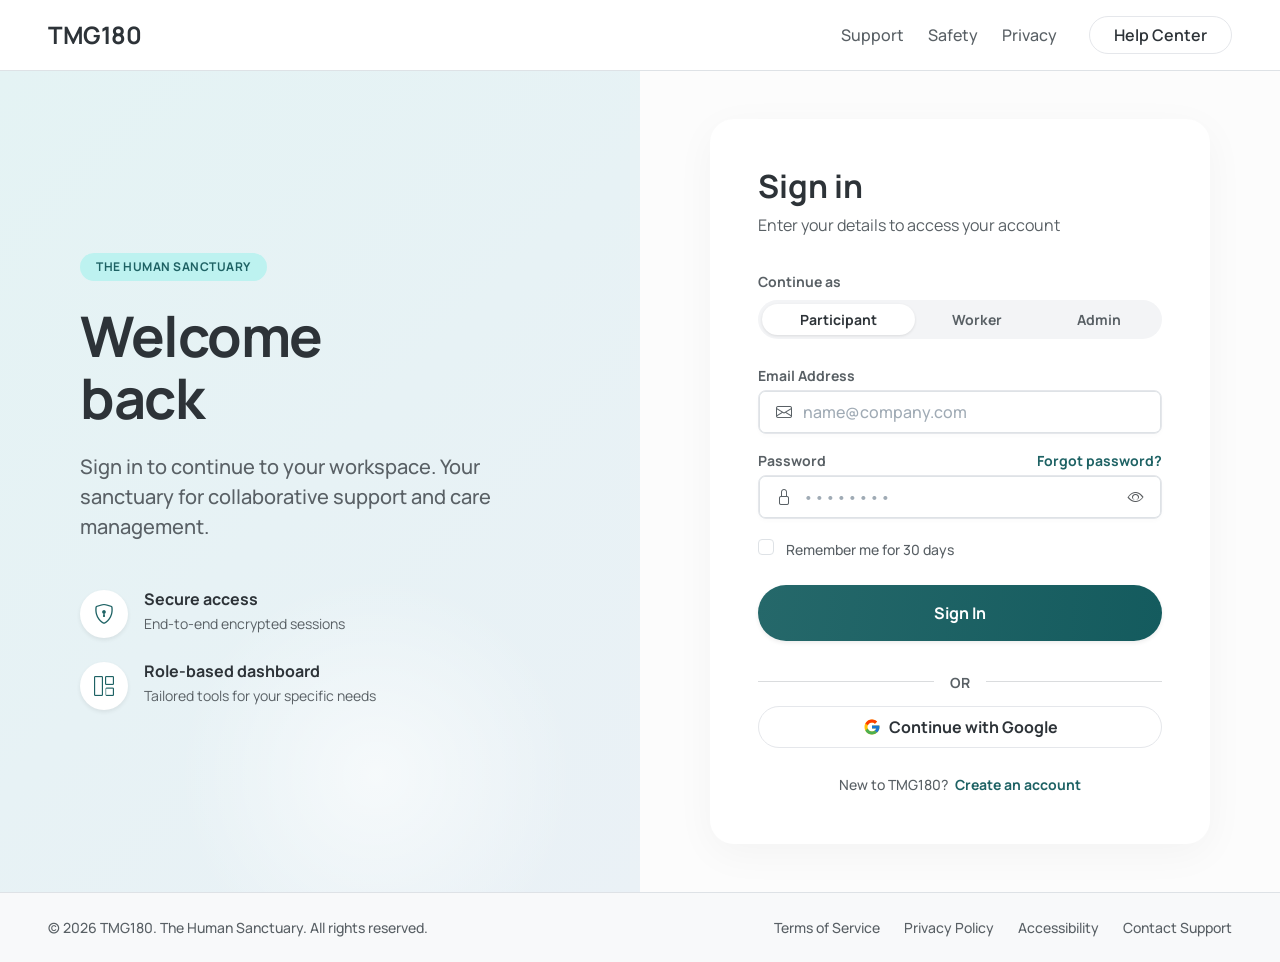
<file: index.html>
<!DOCTYPE html>
<html lang="en">

<head>
    <meta charset="UTF-8">
    <meta name="viewport" content="width=device-width, initial-scale=1.0">
    <title>Sign in | TMG180</title>

    <link rel="preconnect" href="https://fonts.googleapis.com">
    <link rel="preconnect" href="https://fonts.gstatic.com" crossorigin>
    <link href="https://fonts.googleapis.com/css2?family=Manrope:wght@400;500;600;700;800&display=swap"
        rel="stylesheet">

    <link href="https://cdn.jsdelivr.net/npm/bootstrap@5.3.2/dist/css/bootstrap.min.css" rel="stylesheet">
    <link rel="stylesheet" href="https://cdn.jsdelivr.net/npm/bootstrap-icons@1.11.1/font/bootstrap-icons.css">

    <link rel="stylesheet" href="assets/css/sign-in.css">
</head>

<body class="d-flex flex-column min-vh-100">

    <header class="bg-white py-3 border-bottom px-4 px-md-5">
        <div class="d-flex justify-content-between align-items-center">
            <div class="fw-bold fs-4 text-main logo-text">TMG180</div>
            <div class="d-flex align-items-center gap-4 d-none d-md-flex">
                <a href="#" class="text-muted-custom text-decoration-none nav-link-custom fw-medium">Support</a>
                <a href="#" class="text-muted-custom text-decoration-none nav-link-custom fw-medium">Safety</a>
                <a href="#" class="text-muted-custom text-decoration-none nav-link-custom fw-medium">Privacy</a>
                <a href="#" class="btn btn-outline-secondary rounded-pill px-4 ms-2 header-btn fw-semibold">Help
                    Center</a>
            </div>
        </div>
    </header>

    <main class="flex-grow-1 d-flex flex-column flex-lg-row">

        <div class="col-lg-6 left-panel d-flex flex-column justify-content-center p-5 p-xl-5">
            <div class="content-wrapper mx-auto" style="max-width: 480px;">
                <span class="badge rounded-pill custom-badge mb-4 px-3 py-2 fw-bold text-uppercase tracking-wide">THE
                    HUMAN SANCTUARY</span>

                <h1 class="fw-bold mb-4 text-main tracking-tight main-heading">Welcome<br>back</h1>

                <p class="fs-5 text-muted-custom mb-5 pe-lg-4 lh-base fw-medium">
                    Sign in to continue to your workspace. Your sanctuary for collaborative support and care management.
                </p>

                <div class="feature-list d-flex flex-column gap-4">
                    <div class="d-flex align-items-start">
                        <div
                            class="feature-icon bg-white rounded-circle p-2 shadow-sm me-3 d-flex align-items-center justify-content-center">
                            <i class="bi bi-shield-lock text-accent fs-5"></i>
                        </div>
                        <div>
                            <h6 class="fw-bold mb-1 text-main">Secure access</h6>
                            <p class="text-muted-custom small mb-0">End-to-end encrypted sessions</p>
                        </div>
                    </div>

                    <div class="d-flex align-items-start">
                        <div
                            class="feature-icon bg-white rounded-circle p-2 shadow-sm me-3 d-flex align-items-center justify-content-center">
                            <i class="bi bi-grid-1x2 text-accent fs-5"></i>
                        </div>
                        <div>
                            <h6 class="fw-bold mb-1 text-main">Role-based dashboard</h6>
                            <p class="text-muted-custom small mb-0">Tailored tools for your specific needs</p>
                        </div>
                    </div>
                </div>
            </div>
        </div>

        <div class="col-lg-6 right-panel d-flex align-items-center justify-content-center p-4 p-md-5">
            <div class="card login-card border-0 shadow-lg w-100 p-4 p-md-5 rounded-4" style="max-width: 500px;">
                <h2 class="fw-bold mb-2 text-main">Sign in</h2>
                <p class="text-muted-custom mb-4 pb-2">Enter your details to access your account</p>

                <form id="loginForm" action="dashboard.html">

                    <label class="form-label text-muted-custom small fw-bold mb-2">Continue as</label>
                    <div class="role-selector d-flex bg-light rounded-pill p-1 mb-4">
                        <button type="button"
                            class="btn btn-sm flex-fill rounded-pill active-role fw-bold">Participant</button>
                        <button type="button"
                            class="btn btn-sm flex-fill rounded-pill text-muted-custom fw-bold border-0 bg-transparent hover-bg">Worker</button>
                        <button type="button"
                            class="btn btn-sm flex-fill rounded-pill text-muted-custom fw-bold border-0 bg-transparent hover-bg">Admin</button>
                    </div>

                    <div class="mb-3">
                        <label for="email" class="form-label text-muted-custom small fw-bold mb-1">Email Address</label>
                        <div class="input-group custom-input-group shadow-sm-custom">
                            <span class="input-group-text bg-white border-end-0 text-muted-custom ps-3 pe-2">
                                <i class="bi bi-envelope"></i>
                            </span>
                            <input type="email"
                                class="form-control border-start-0 ps-1 py-2 shadow-none fw-medium text-main" id="email"
                                placeholder="name@company.com" required>
                        </div>
                    </div>

                    <div class="mb-3">
                        <div class="d-flex justify-content-between align-items-center mb-1">
                            <label for="password"
                                class="form-label text-muted-custom small fw-bold mb-0">Password</label>
                            <a href="pages/forgot-password.html"
                                class="text-accent text-decoration-none small fw-bold transition-all hover-dark">Forgot
                                password?</a>
                        </div>
                        <div class="input-group custom-input-group shadow-sm-custom">
                            <span class="input-group-text bg-white border-end-0 text-muted-custom ps-3 pe-2">
                                <i class="bi bi-lock"></i>
                            </span>
                            <input type="password"
                                class="form-control border-start-0 border-end-0 px-1 py-2 shadow-none" id="password"
                                placeholder="••••••••" required>
                            <span class="input-group-text bg-white border-start-0 text-muted pe-3 ps-2 cursor-pointer"
                                id="togglePassword">
                                <i class="bi bi-eye"></i>
                            </span>
                        </div>
                    </div>

                    <div class="mb-4">
                        <div class="form-check custom-checkbox">
                            <input class="form-check-input shadow-none" type="checkbox" value="" id="rememberMe">
                            <label class="form-check-label text-muted-custom small mt-1 ms-1 fw-medium"
                                for="rememberMe">
                                Remember me for 30 days
                            </label>
                        </div>
                    </div>

                    <button type="submit"
                        class="btn btn-gradient w-100 py-3 rounded-pill fw-bold mb-4 border-0 shadow-sm text-white fs-6">Sign
                        In</button>

                    <div class="position-relative text-center mb-4">
                        <hr class="text-muted-custom border-secondary opacity-25">
                        <span
                            class="position-absolute top-50 start-50 translate-middle bg-white px-3 text-muted-custom small fw-bold">OR</span>
                    </div>

                    <button type="button"
                        class="btn btn-outline-custom w-100 py-2 rounded-pill d-flex align-items-center justify-content-center gap-2 mb-4">
                        <svg xmlns="http://www.w3.org/2000/svg" width="18" height="18" viewBox="0 0 48 48">
                            <path fill="#FFC107"
                                d="M43.611,20.083H42V20H24v8h11.303c-1.649,4.657-6.08,8-11.303,8c-6.627,0-12-5.373-12-12c0-6.627,5.373-12,12-12c3.059,0,5.842,1.154,7.961,3.039l5.657-5.657C34.046,6.053,29.268,4,24,4C12.955,4,4,12.955,4,24c0,11.045,8.955,20,20,20c11.045,0,20-8.955,20-20C44,22.659,43.862,21.35,43.611,20.083z" />
                            <path fill="#FF3D00"
                                d="M6.306,14.691l6.571,4.819C14.655,15.108,18.961,12,24,12c3.059,0,5.842,1.154,7.961,3.039l5.657-5.657C34.046,6.053,29.268,4,24,4C16.318,4,9.656,8.337,6.306,14.691z" />
                            <path fill="#4CAF50"
                                d="M24,44c5.166,0,9.86-1.977,13.409-5.192l-6.19-5.238C29.211,35.091,26.715,36,24,36c-5.202,0-9.619-3.317-11.283-7.946l-6.522,5.025C9.505,39.556,16.227,44,24,44z" />
                            <path fill="#1976D2"
                                d="M43.611,20.083H42V20H24v8h11.303c-0.792,2.237-2.231,4.166-4.087,5.571c0.001-0.001,0.002-0.001,0.003-0.002l6.19,5.238C36.971,39.205,44,34,44,24C44,22.659,43.862,21.35,43.611,20.083z" />
                        </svg>
                        <span class="fw-bold text-main">Continue with Google</span>
                    </button>

                    <div class="text-center">
                        <span class="text-muted-custom small fw-medium">New to TMG180?</span>
                        <a href="#"
                            class="text-accent text-decoration-none small fw-bold ms-1 hover-dark transition-all">Create
                            an account</a>
                    </div>
                </form>
            </div>
        </div>
    </main>

    <footer class="bg-light py-4 border-top">
        <div class="container-fluid px-4 px-md-5">
            <div class="row align-items-center text-center text-md-start">
                <div class="col-md-6 mb-3 mb-md-0">
                    <p class="text-muted-custom small mb-0 fw-medium">&copy; 2026 TMG180. The Human Sanctuary. All
                        rights reserved.</p>
                </div>
                <div class="col-md-6 d-flex justify-content-center justify-content-md-end gap-4">
                    <a href="#" class="text-muted-custom small text-decoration-none hover-dark fw-medium">Terms of
                        Service</a>
                    <a href="#" class="text-muted-custom small text-decoration-none hover-dark fw-medium">Privacy
                        Policy</a>
                    <a href="#"
                        class="text-muted-custom small text-decoration-none hover-dark fw-medium">Accessibility</a>
                    <a href="#" class="text-muted-custom small text-decoration-none hover-dark fw-medium">Contact
                        Support</a>
                </div>
            </div>
        </div>
    </footer>

    <script src="https://cdn.jsdelivr.net/npm/bootstrap@5.3.2/dist/js/bootstrap.bundle.min.js"></script>
    <script src="assets/js/script.js"></script>
</body>

</html>
</file>
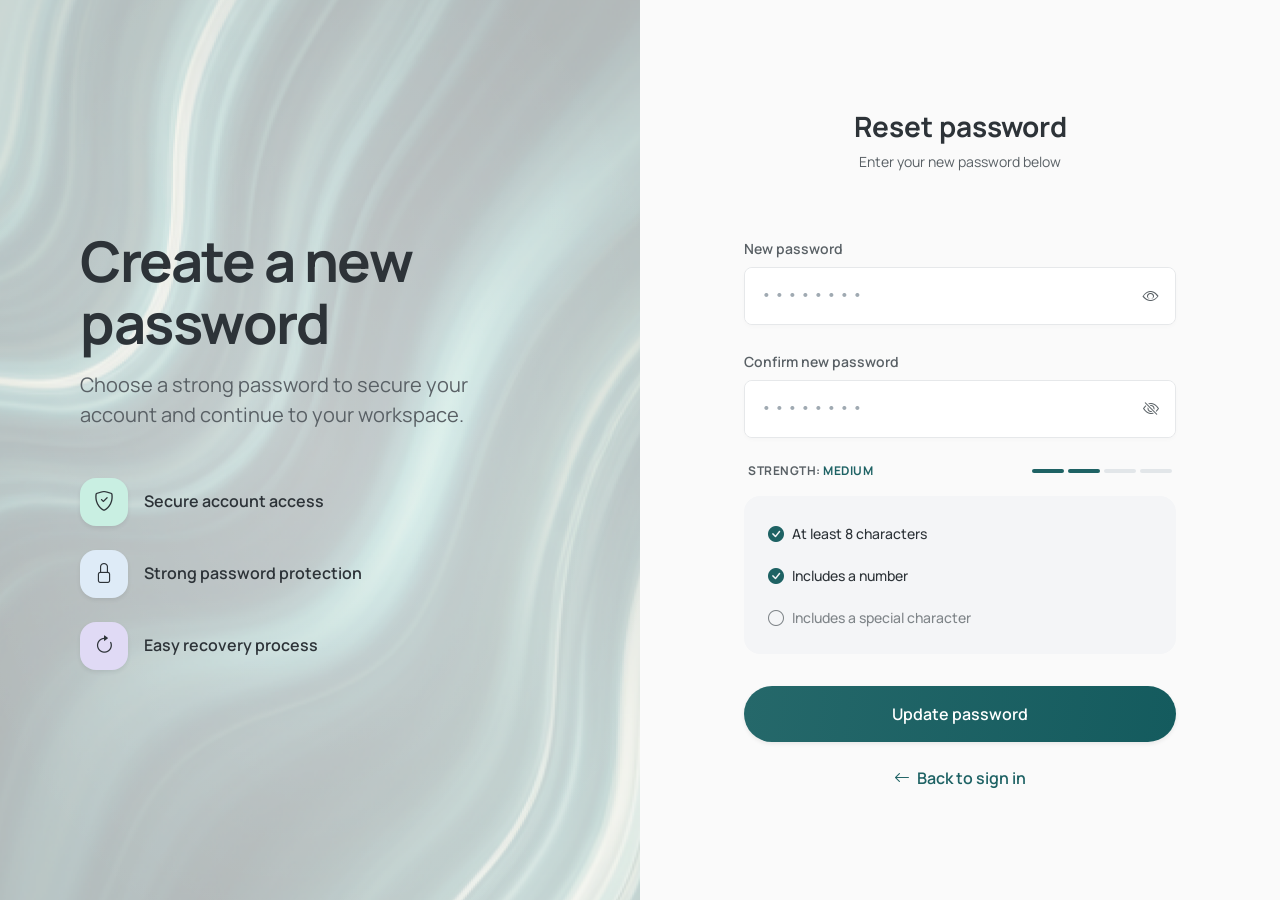
<file: pages/create-new-password.html>
<!DOCTYPE html>
<html lang="en">
<head>
    <meta charset="UTF-8">
    <meta name="viewport" content="width=device-width, initial-scale=1.0">
    <title>Create a New Password | Sanctuary</title>
    
    <link rel="preconnect" href="https://fonts.googleapis.com">
    <link rel="preconnect" href="https://fonts.gstatic.com" crossorigin>
    <link href="https://fonts.googleapis.com/css2?family=Manrope:wght@400;500;600;700;800&display=swap" rel="stylesheet">
    
    <link href="https://cdn.jsdelivr.net/npm/bootstrap@5.3.2/dist/css/bootstrap.min.css" rel="stylesheet">
    <link rel="stylesheet" href="https://cdn.jsdelivr.net/npm/bootstrap-icons@1.11.1/font/bootstrap-icons.css">
    
    <link rel="stylesheet" href="../assets/css/create-new-password.css">
</head>
<body class="d-flex flex-column min-vh-100">

    <main class="flex-grow-1 d-flex flex-column flex-lg-row">
        
        <div class="col-lg-6 left-panel d-flex flex-column justify-content-center p-4 p-md-5 position-relative">
            <div class="content-wrapper mx-auto w-100" style="max-width: 480px;">
                <h1 class="fw-bold text-main mb-3 tracking-tight main-heading">Create a new<br>password</h1>
                <p class="fs-5 text-muted-custom mb-5 lh-base pe-md-4">
                    Choose a strong password to secure your account and continue to your workspace.
                </p>
                
                <div class="feature-list d-flex flex-column gap-4">
                    <div class="d-flex align-items-center">
                        <div class="feature-icon bg-mint rounded-4 p-2 me-3 d-flex align-items-center justify-content-center shadow-sm">
                            <i class="bi bi-shield-check text-main fs-5"></i>
                        </div>
                        <h6 class="fw-semibold mb-0 text-main fs-6">Secure account access</h6>
                    </div>
                    
                    <div class="d-flex align-items-center">
                        <div class="feature-icon bg-powder rounded-4 p-2 me-3 d-flex align-items-center justify-content-center shadow-sm">
                            <i class="bi bi-lock text-main fs-5"></i>
                        </div>
                        <h6 class="fw-semibold mb-0 text-main fs-6">Strong password protection</h6>
                    </div>

                    <div class="d-flex align-items-center">
                        <div class="feature-icon bg-lavender rounded-4 p-2 me-3 d-flex align-items-center justify-content-center shadow-sm">
                            <i class="bi bi-arrow-clockwise text-main fs-5"></i>
                        </div>
                        <h6 class="fw-semibold mb-0 text-main fs-6">Easy recovery process</h6>
                    </div>
                </div>
            </div>
        </div>

        <div class="col-lg-6 right-panel d-flex flex-column align-items-center justify-content-center p-4 p-md-5">
            <div class="card auth-card border-0 bg-transparent w-100 p-2 p-md-4" style="max-width: 480px;">
                
                <div class="text-center mb-5">
                    <h2 class="fw-bold mb-2 text-main fs-3">Reset password</h2>
                    <p class="text-muted-custom small">Enter your new password below</p>
                </div>
                
                <form id="newPasswordForm">
                    <div class="mb-4">
                        <label for="newPassword" class="form-label text-muted-custom small fw-semibold mb-2">New password</label>
                        <div class="input-group custom-input-group bg-white border rounded-3 overflow-hidden shadow-sm-custom">
                            <input type="password" class="form-control border-0 ps-3 py-3 shadow-none fw-medium text-main" id="newPassword" placeholder="••••••••" required>
                            <span class="input-group-text bg-white border-0 text-muted-custom pe-3 cursor-pointer toggle-pw">
                                <i class="bi bi-eye"></i>
                            </span>
                        </div>
                    </div>

                    <div class="mb-4">
                        <label for="confirmPassword" class="form-label text-muted-custom small fw-semibold mb-2">Confirm new password</label>
                        <div class="input-group custom-input-group bg-white border rounded-3 overflow-hidden shadow-sm-custom">
                            <input type="password" class="form-control border-0 ps-3 py-3 shadow-none fw-medium text-main" id="confirmPassword" placeholder="••••••••" required>
                            <span class="input-group-text bg-white border-0 text-muted-custom pe-3 cursor-pointer toggle-pw">
                                <i class="bi bi-eye-slash"></i>
                            </span>
                        </div>
                    </div>

                    <div class="mb-4">
                        <div class="d-flex justify-content-between align-items-center mb-2 px-1">
                            <span class="small fw-bold text-muted-custom text-uppercase strength-label">
                                Strength: <span id="strengthText" class="text-accent">MEDIUM</span>
                            </span>
                            <div class="d-flex gap-1 strength-bars">
                                <div class="strength-bar active" id="bar1"></div>
                                <div class="strength-bar active" id="bar2"></div>
                                <div class="strength-bar" id="bar3"></div>
                                <div class="strength-bar" id="bar4"></div>
                            </div>
                        </div>

                        <div class="requirements-box rounded-4 p-4 mt-3">
                            <ul class="list-unstyled mb-0 d-flex flex-column gap-3">
                                <li class="d-flex align-items-center small fw-medium text-main transition-all" id="req-length">
                                    <i class="bi bi-check-circle-fill text-accent me-2 fs-6"></i> At least 8 characters
                                </li>
                                <li class="d-flex align-items-center small fw-medium text-main transition-all" id="req-number">
                                    <i class="bi bi-check-circle-fill text-accent me-2 fs-6"></i> Includes a number
                                </li>
                                <li class="d-flex align-items-center small fw-medium text-muted-custom transition-all opacity-75" id="req-special">
                                    <i class="bi bi-circle me-2 fs-6"></i> Includes a special character
                                </li>
                            </ul>
                        </div>
                    </div>

                    <button type="submit" class="btn btn-gradient w-100 py-3 rounded-pill fw-semibold mb-4 mt-2 fs-6 text-white border-0 shadow-sm">
                        Update password
                    </button>
                    
                    <div class="text-center">
                        <a href="sign-in.html" class="text-accent text-decoration-none fw-semibold hover-dark transition-all">
                            <i class="bi bi-arrow-left me-1"></i> Back to sign in
                        </a>
                    </div>
                </form>
            </div>
        </div>
    </main>

    <div class="modal fade" id="successModal" tabindex="-1" aria-labelledby="successModalLabel" aria-hidden="true">
        <div class="modal-dialog modal-dialog-centered">
            <div class="modal-content modal-card border-0 bg-white p-4 p-md-5 text-center">
                
                <div class="success-icon-bg rounded-circle d-flex align-items-center justify-content-center mx-auto mb-4">
                    <i class="bi bi-check-circle-fill text-accent fs-1"></i>
                </div>

                <h3 class="fw-bold text-main mb-3 fs-4 tracking-tight">Password reset successful</h3>
                <p class="text-muted-custom mb-5 fw-medium">Your account is ready to use again.</p>

                <a href="sign-in.html" class="btn btn-gradient w-100 py-3 rounded-pill fw-bold mb-4 fs-6 text-white border-0 shadow-sm d-block text-decoration-none">
                    Back to sign in
                </a>

                <a href="#" class="text-accent text-decoration-none fw-bold small hover-dark transition-all d-block mb-4">
                    Need more help?
                </a>

                <hr class="text-muted-custom opacity-10 mx-auto w-100 mb-4">

                <p class="text-muted-custom small mb-0 fw-medium footer-text">
                    Use your new password the next time you sign in.
                </p>
                
            </div>
        </div>
    </div>

    <script src="https://cdn.jsdelivr.net/npm/bootstrap@5.3.2/dist/js/bootstrap.bundle.min.js"></script>
    <script src="../assets/js/script.js"></script>
    
    <script>
        document.addEventListener('DOMContentLoaded', function() {
            const form = document.getElementById('newPasswordForm');
            if (form) {
                form.addEventListener('submit', function(e) {
                    e.preventDefault(); // Prevents page reload
                    
                    // Show the Bootstrap modal
                    const successModal = new bootstrap.Modal(document.getElementById('successModal'));
                    successModal.show();

                    // Reset the form
                    form.reset();

                    // Redirect to the sign-in page after 3 seconds
                    setTimeout(() => {
                        window.location.href = 'sign-in.html';
                    }, 3000);
                    
                    return false;
                });
            }
        });
    </script>
</body>
</html>
</file>
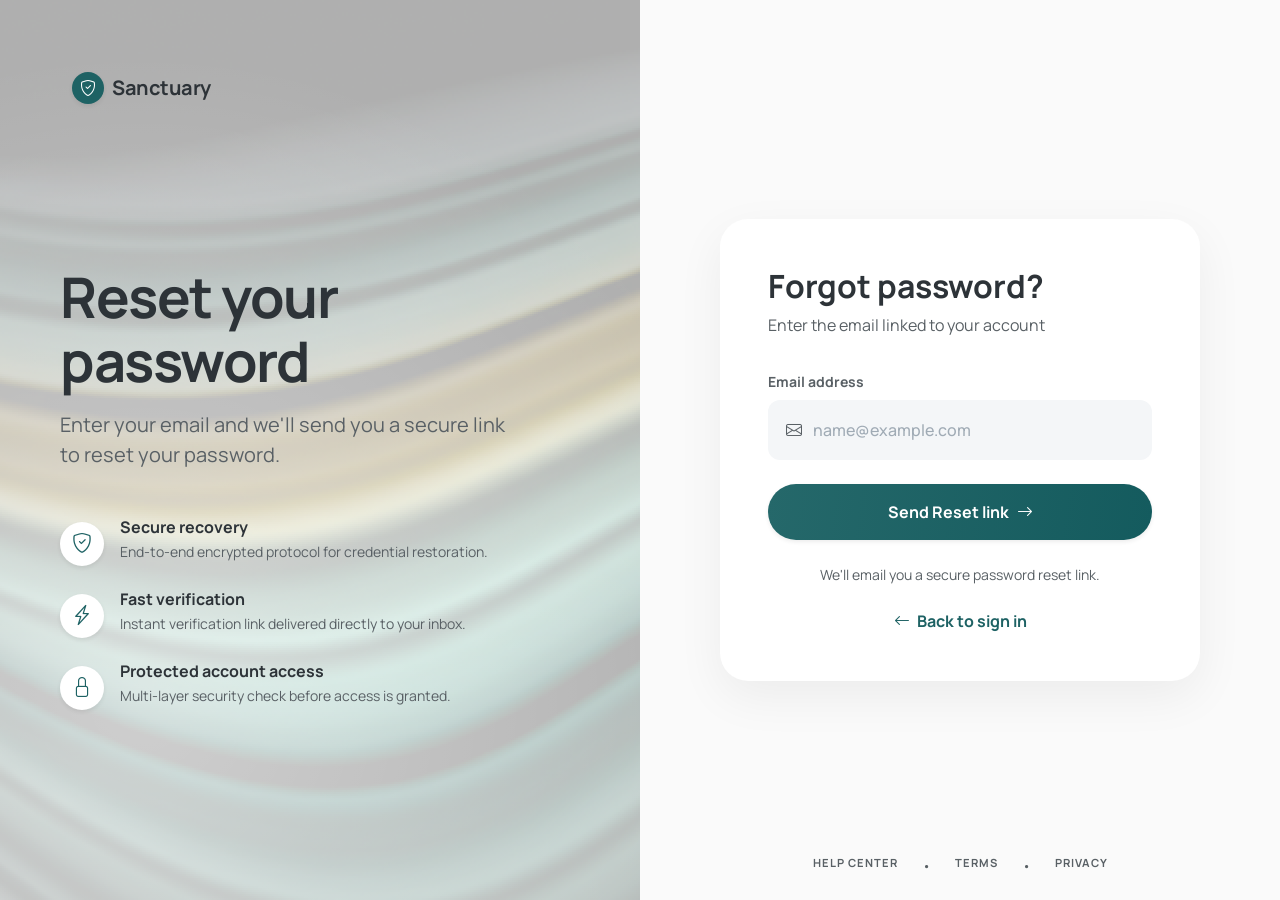
<file: pages/forgot-password.html>
<!DOCTYPE html>
<html lang="en">
<head>
    <meta charset="UTF-8">
    <meta name="viewport" content="width=device-width, initial-scale=1.0">
    <title>Forgot Password | Sanctuary</title>
    
    <link rel="preconnect" href="https://fonts.googleapis.com">
    <link rel="preconnect" href="https://fonts.gstatic.com" crossorigin>
    <link href="https://fonts.googleapis.com/css2?family=Manrope:wght@400;500;600;700;800&display=swap" rel="stylesheet">
    
    <link href="https://cdn.jsdelivr.net/npm/bootstrap@5.3.2/dist/css/bootstrap.min.css" rel="stylesheet">
    
    <link rel="stylesheet" href="https://cdn.jsdelivr.net/npm/bootstrap-icons@1.11.1/font/bootstrap-icons.css">
    
    <link rel="stylesheet" href="../assets/css/forgot-password.css">
</head>
<body>

    <main class="d-flex min-vh-100 w-100 flex-column flex-lg-row">
        
        <div class="col-lg-6 left-panel d-flex flex-column p-4 p-md-5 position-relative">
            
            <div class="d-flex align-items-center mb-auto pt-2 pt-md-4 ps-md-4">
                <div class="logo-icon bg-accent text-white rounded-circle d-flex align-items-center justify-content-center me-2 shadow-sm">
                    <i class="bi bi-shield-check fs-6"></i>
                </div>
                <span class="fw-bold fs-5 text-main brand-text">Sanctuary</span>
            </div>

            <div class="content-wrapper mx-auto mb-auto w-100 pe-lg-5" style="max-width: 520px; margin-top: 10vh;">
                <h1 class="display-4 fw-bold text-main mb-3 tracking-tight">Reset your<br>password</h1>
                <p class="fs-5 text-muted-custom mb-5 lh-base pe-md-4">
                    Enter your email and we'll send you a secure link to reset your password.
                </p>
                
                <div class="feature-list d-flex flex-column gap-4">
                    <div class="d-flex align-items-start">
                        <div class="feature-icon bg-white rounded-circle p-2 shadow-sm me-3 d-flex align-items-center justify-content-center mt-1">
                            <i class="bi bi-shield-check text-accent fs-5"></i>
                        </div>
                        <div>
                            <h6 class="fw-bold mb-1 text-main fs-6">Secure recovery</h6>
                            <p class="text-muted-custom small mb-0 pe-md-4">End-to-end encrypted protocol for credential restoration.</p>
                        </div>
                    </div>
                    
                    <div class="d-flex align-items-start">
                        <div class="feature-icon bg-white rounded-circle p-2 shadow-sm me-3 d-flex align-items-center justify-content-center mt-1">
                            <i class="bi bi-lightning-charge text-accent fs-5"></i>
                        </div>
                        <div>
                            <h6 class="fw-bold mb-1 text-main fs-6">Fast verification</h6>
                            <p class="text-muted-custom small mb-0 pe-md-4">Instant verification link delivered directly to your inbox.</p>
                        </div>
                    </div>

                    <div class="d-flex align-items-start">
                        <div class="feature-icon bg-white rounded-circle p-2 shadow-sm me-3 d-flex align-items-center justify-content-center mt-1">
                            <i class="bi bi-lock text-accent fs-5"></i>
                        </div>
                        <div>
                            <h6 class="fw-bold mb-1 text-main fs-6">Protected account access</h6>
                            <p class="text-muted-custom small mb-0 pe-md-4">Multi-layer security check before access is granted.</p>
                        </div>
                    </div>
                </div>
            </div>
            
            <div class="mt-auto"></div>
        </div>

        <div class="col-lg-6 right-panel d-flex flex-column align-items-center justify-content-center p-4 p-md-5 position-relative">
            
            <div class="card auth-card border-0 bg-white w-100 p-4 p-md-5" style="max-width: 480px;">
                <h2 class="fw-bold mb-2 text-main">Forgot password?</h2>
                <p class="text-muted-custom mb-4 pb-2">Enter the email linked to your account</p>
                
                <form id="resetForm" action="resend-email.html">
                    <div class="mb-4">
                        <label for="email" class="form-label text-muted-custom small fw-bold mb-2">Email address</label>
                        <div class="input-group custom-input-group">
                            <span class="input-group-text bg-transparent border-0 text-muted-custom ps-3 pe-2">
                                <i class="bi bi-envelope"></i>
                            </span>
                            <input type="email" class="form-control bg-transparent border-0 ps-1 py-3 shadow-none fw-medium text-main" id="email" placeholder="name@example.com" required>
                        </div>
                    </div>

                    <button type="submit" class="btn btn-gradient w-100 py-3 rounded-pill fw-bold mb-4 d-flex justify-content-center align-items-center gap-2 border-0 shadow-sm text-white">
                       <a href="resend-email.html" class="text-white text-decoration-none">Send Reset link</a>  <i class="bi bi-arrow-right"></i>
                    </button>
                    
                    <p class="text-center text-muted-custom small mb-4">We'll email you a secure password reset link.</p>
                    
                    <div class="text-center">
                        <a href="sign-in.html" class="text-accent text-decoration-none fw-bold hover-dark transition-all">
                            <i class="bi bi-arrow-left me-1"></i> Back to sign in
                        </a>
                    </div>
                </form>
            </div>

            <div class="bottom-links position-absolute bottom-0 mb-4 d-flex gap-4">
                <a href="#" class="text-muted-custom text-decoration-none small fw-bold text-uppercase tracking-wide nav-link-custom">Help Center</a>
                <span class="text-muted-custom small">&bull;</span>
                <a href="#" class="text-muted-custom text-decoration-none small fw-bold text-uppercase tracking-wide nav-link-custom">Terms</a>
                <span class="text-muted-custom small">&bull;</span>
                <a href="#" class="text-muted-custom text-decoration-none small fw-bold text-uppercase tracking-wide nav-link-custom">Privacy</a>
            </div>

        </div>
    </main>

    <script src="https://cdn.jsdelivr.net/npm/bootstrap@5.3.2/dist/js/bootstrap.bundle.min.js"></script>
    <script src="../assets/js/script.js"></script>
</body>
</html>
</file>
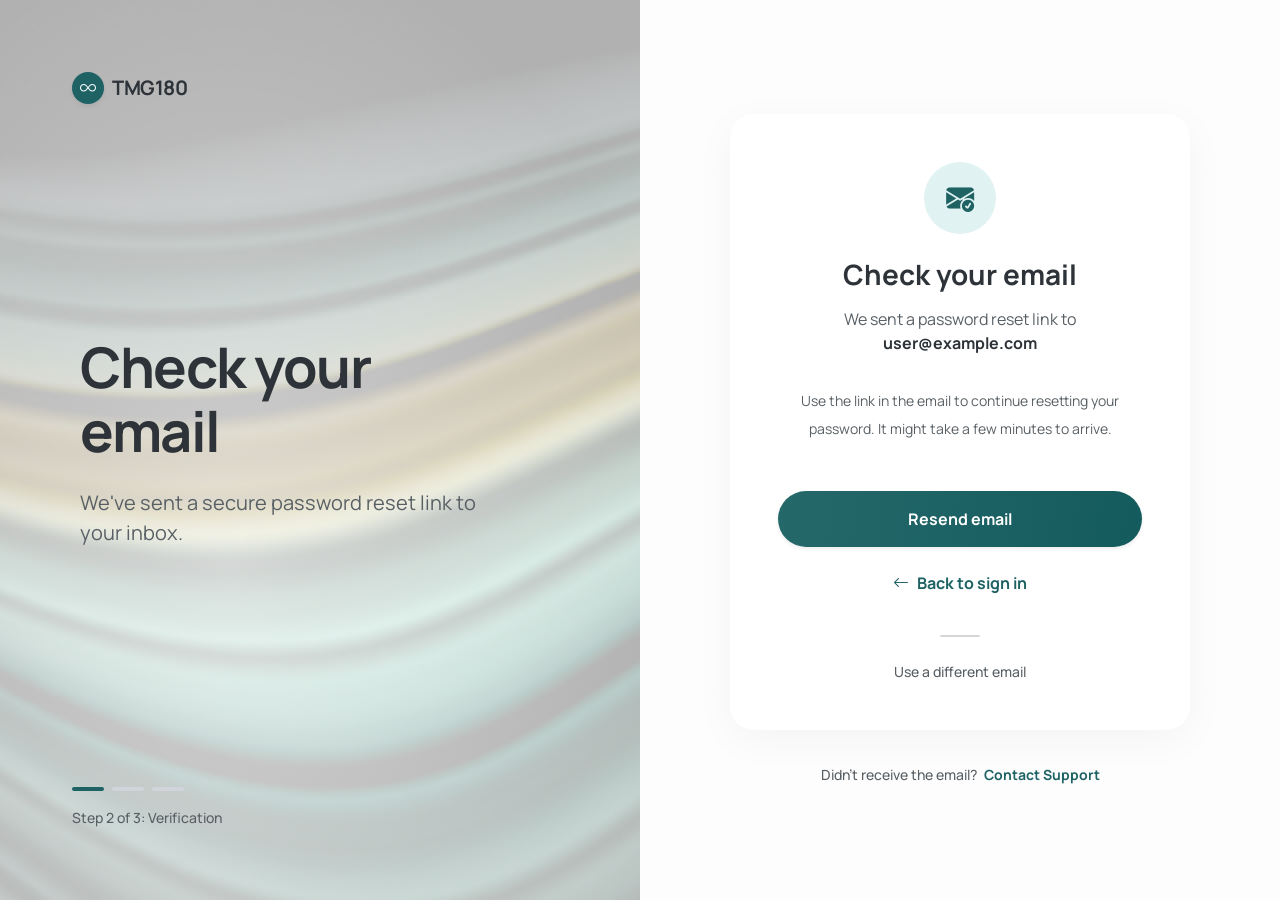
<file: pages/resend-email.html>
<!DOCTYPE html>
<html lang="en">
<head>
    <meta charset="UTF-8">
    <meta name="viewport" content="width=device-width, initial-scale=1.0">
    <title>Check Your Email | TMG180</title>
    
    <link rel="preconnect" href="https://fonts.googleapis.com">
    <link rel="preconnect" href="https://fonts.gstatic.com" crossorigin>
    <link href="https://fonts.googleapis.com/css2?family=Manrope:wght@400;500;600;700;800&display=swap" rel="stylesheet">
    
    <link href="https://cdn.jsdelivr.net/npm/bootstrap@5.3.2/dist/css/bootstrap.min.css" rel="stylesheet">
    <link rel="stylesheet" href="https://cdn.jsdelivr.net/npm/bootstrap-icons@1.11.1/font/bootstrap-icons.css">
    
    <link rel="stylesheet" href="../assets/css/resend-email.css">
</head>
<body class="d-flex flex-column min-vh-100">

    <main class="flex-grow-1 d-flex flex-column flex-lg-row">
        
        <div class="col-lg-6 left-panel d-flex flex-column p-4 p-md-5 position-relative">
            
            <div class="d-flex align-items-center mb-auto pt-2 pt-md-4 ps-md-4">
                <div class="logo-icon bg-accent text-white rounded-circle d-flex align-items-center justify-content-center me-2 shadow-sm">
                    <i class="bi bi-infinity fs-6"></i>
                </div>
                <span class="fw-bold fs-5 text-main brand-text">TMG180</span>
            </div>

            <div class="content-wrapper mx-auto mb-auto w-100 pe-lg-5" style="max-width: 480px; margin-top: 15vh;">
                <h1 class="display-4 fw-bold text-main mb-4 tracking-tight">Check your email</h1>
                <p class="fs-5 text-muted-custom mb-5 lh-base pe-md-4">
                    We've sent a secure password reset link to your inbox.
                </p>
            </div>
            
            <div class="mt-auto ps-md-4 pb-md-4">
                <div class="d-flex gap-2 mb-3">
                    <div class="progress-dash active"></div>
                    <div class="progress-dash"></div>
                    <div class="progress-dash"></div>
                </div>
                <p class="text-muted-custom small fw-medium mb-0">Step 2 of 3: Verification</p>
            </div>
        </div>

        <div class="col-lg-6 right-panel d-flex flex-column align-items-center justify-content-center p-4 p-md-5 position-relative">
            
            <div class="card auth-card border-0 bg-white w-100 p-4 p-md-5 text-center mb-4" style="max-width: 460px;">
                
                <div class="icon-badge bg-light-teal rounded-circle d-flex align-items-center justify-content-center mx-auto mb-4">
                    <i class="bi bi-envelope-check-fill text-accent fs-3"></i>
                </div>

                <h2 class="fw-bold mb-3 text-main fs-3">Check your email</h2>
                
                <p class="text-muted-custom mb-4 pb-2 fs-6">
                    We sent a password reset link to<br>
                    <span class="text-main fw-bold">user@example.com</span>
                </p>

                <p class="text-muted-custom small lh-lg mb-5 px-md-3">
                    Use the link in the email to continue resetting your password. It might take a few minutes to arrive.
                </p>
                
                <button type="button" id="resendBtn" class="btn btn-gradient w-100 py-3 rounded-pill fw-bold mb-4 fs-6 text-white border-0 shadow-sm">
                    <a href="create-new-password.html" class="text-white text-decoration-none">Resend email</a>
                </button>
                
                <a href="sign-in.html" class="text-accent text-decoration-none fw-bold hover-dark transition-all mb-4 d-inline-flex align-items-center justify-content-center">
                    <i class="bi bi-arrow-left me-2"></i> Back to sign in
                </a>

                <hr class="short-divider text-muted-custom opacity-25 mx-auto mb-4">

                <a href="forgot-password.html" class="text-muted-custom text-decoration-none small fw-medium hover-dark transition-all">
                    Use a different email
                </a>
            </div>

            <div class="text-center mt-2">
                <span class="text-muted-custom small fw-medium">Didn't receive the email?</span>
                <a href="#" class="text-accent text-decoration-none small fw-bold ms-1">Contact Support</a>
            </div>
            
        </div>
    </main>

    <script src="https://cdn.jsdelivr.net/npm/bootstrap@5.3.2/dist/js/bootstrap.bundle.min.js"></script>
    <script src="../assets/js/script.js"></script>
</body>
</html>
</file>
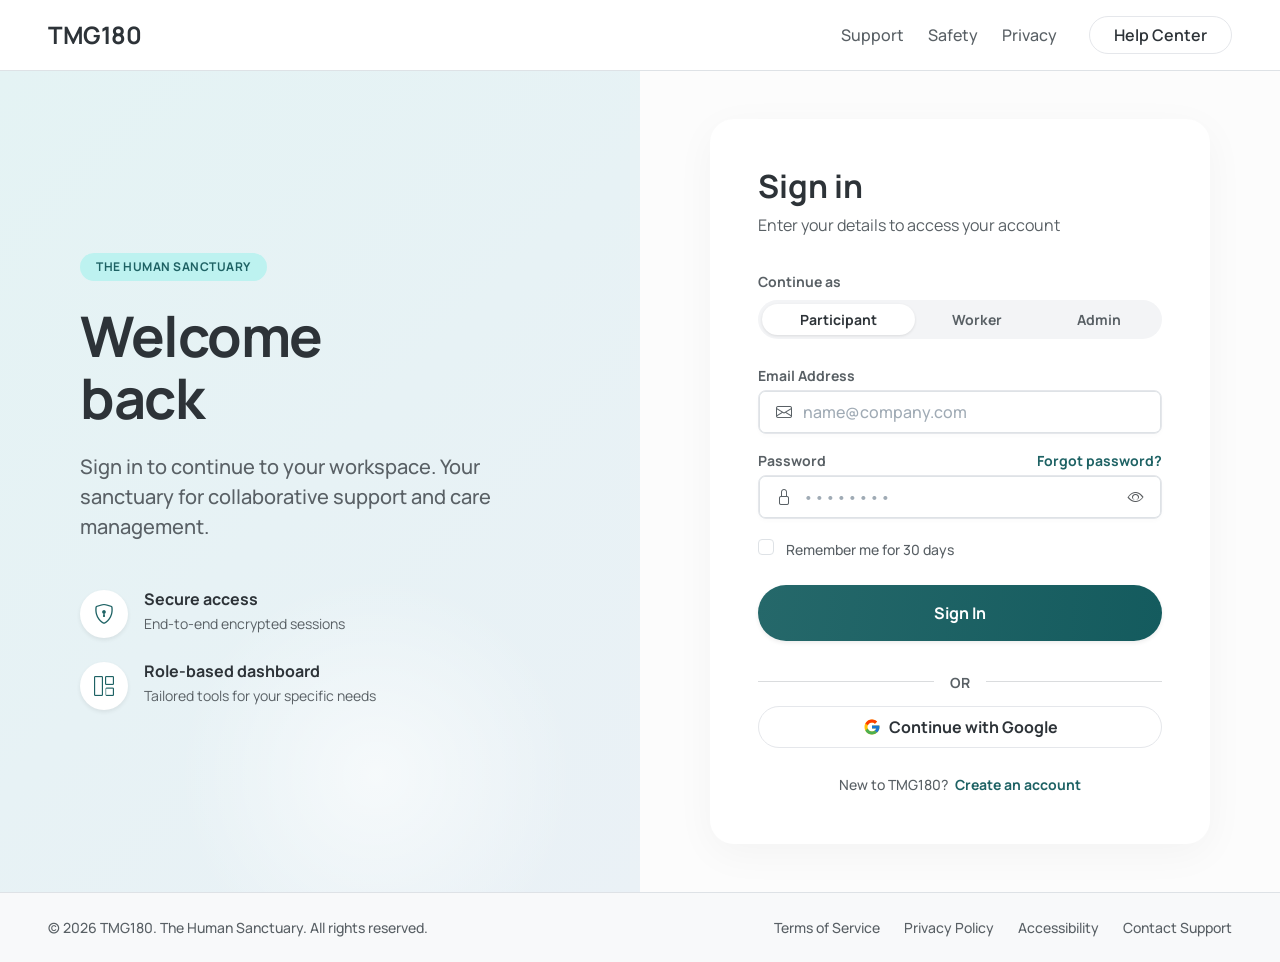
<file: pages/sign-in.html>
<!DOCTYPE html>
<html lang="en">

<head>
    <meta charset="UTF-8">
    <meta name="viewport" content="width=device-width, initial-scale=1.0">
    <title>Sign in | TMG180</title>

    <link rel="preconnect" href="https://fonts.googleapis.com">
    <link rel="preconnect" href="https://fonts.gstatic.com" crossorigin>
    <link href="https://fonts.googleapis.com/css2?family=Manrope:wght@400;500;600;700;800&display=swap"
        rel="stylesheet">

    <link href="https://cdn.jsdelivr.net/npm/bootstrap@5.3.2/dist/css/bootstrap.min.css" rel="stylesheet">
    <link rel="stylesheet" href="https://cdn.jsdelivr.net/npm/bootstrap-icons@1.11.1/font/bootstrap-icons.css">

    <link rel="stylesheet" href="../assets/css/sign-in.css">
</head>

<body class="d-flex flex-column min-vh-100">

    <header class="bg-white py-3 border-bottom px-4 px-md-5">
        <div class="d-flex justify-content-between align-items-center">
            <div class="fw-bold fs-4 text-main logo-text">TMG180</div>
            <div class="d-flex align-items-center gap-4 d-none d-md-flex">
                <a href="#" class="text-muted-custom text-decoration-none nav-link-custom fw-medium">Support</a>
                <a href="#" class="text-muted-custom text-decoration-none nav-link-custom fw-medium">Safety</a>
                <a href="#" class="text-muted-custom text-decoration-none nav-link-custom fw-medium">Privacy</a>
                <a href="#" class="btn btn-outline-secondary rounded-pill px-4 ms-2 header-btn fw-semibold">Help
                    Center</a>
            </div>
        </div>
    </header>

    <main class="flex-grow-1 d-flex flex-column flex-lg-row">

        <div class="col-lg-6 left-panel d-flex flex-column justify-content-center p-5 p-xl-5">
            <div class="content-wrapper mx-auto" style="max-width: 480px;">
                <span class="badge rounded-pill custom-badge mb-4 px-3 py-2 fw-bold text-uppercase tracking-wide">THE
                    HUMAN SANCTUARY</span>

                <h1 class="fw-bold mb-4 text-main tracking-tight main-heading">Welcome<br>back</h1>

                <p class="fs-5 text-muted-custom mb-5 pe-lg-4 lh-base fw-medium">
                    Sign in to continue to your workspace. Your sanctuary for collaborative support and care management.
                </p>

                <div class="feature-list d-flex flex-column gap-4">
                    <div class="d-flex align-items-start">
                        <div
                            class="feature-icon bg-white rounded-circle p-2 shadow-sm me-3 d-flex align-items-center justify-content-center">
                            <i class="bi bi-shield-lock text-accent fs-5"></i>
                        </div>
                        <div>
                            <h6 class="fw-bold mb-1 text-main">Secure access</h6>
                            <p class="text-muted-custom small mb-0">End-to-end encrypted sessions</p>
                        </div>
                    </div>

                    <div class="d-flex align-items-start">
                        <div
                            class="feature-icon bg-white rounded-circle p-2 shadow-sm me-3 d-flex align-items-center justify-content-center">
                            <i class="bi bi-grid-1x2 text-accent fs-5"></i>
                        </div>
                        <div>
                            <h6 class="fw-bold mb-1 text-main">Role-based dashboard</h6>
                            <p class="text-muted-custom small mb-0">Tailored tools for your specific needs</p>
                        </div>
                    </div>
                </div>
            </div>
        </div>

        <div class="col-lg-6 right-panel d-flex align-items-center justify-content-center p-4 p-md-5">
            <div class="card login-card border-0 shadow-lg w-100 p-4 p-md-5 rounded-4" style="max-width: 500px;">
                <h2 class="fw-bold mb-2 text-main">Sign in</h2>
                <p class="text-muted-custom mb-4 pb-2">Enter your details to access your account</p>

                <form id="loginForm" action="dashboard.html">

                    <label class="form-label text-muted-custom small fw-bold mb-2">Continue as</label>
                    <div class="role-selector d-flex bg-light rounded-pill p-1 mb-4">
                        <button type="button"
                            class="btn btn-sm flex-fill rounded-pill active-role fw-bold">Participant</button>
                        <button type="button"
                            class="btn btn-sm flex-fill rounded-pill text-muted-custom fw-bold border-0 bg-transparent hover-bg">Worker</button>
                        <button type="button"
                            class="btn btn-sm flex-fill rounded-pill text-muted-custom fw-bold border-0 bg-transparent hover-bg">Admin</button>
                    </div>

                    <div class="mb-3">
                        <label for="email" class="form-label text-muted-custom small fw-bold mb-1">Email Address</label>
                        <div class="input-group custom-input-group shadow-sm-custom">
                            <span class="input-group-text bg-white border-end-0 text-muted-custom ps-3 pe-2">
                                <i class="bi bi-envelope"></i>
                            </span>
                            <input type="email"
                                class="form-control border-start-0 ps-1 py-2 shadow-none fw-medium text-main" id="email"
                                placeholder="name@company.com" required>
                        </div>
                    </div>

                    <div class="mb-3">
                        <div class="d-flex justify-content-between align-items-center mb-1">
                            <label for="password"
                                class="form-label text-muted-custom small fw-bold mb-0">Password</label>
                            <a href="forgot-password.html"
                                class="text-accent text-decoration-none small fw-bold transition-all hover-dark">Forgot
                                password?</a>
                        </div>
                        <div class="input-group custom-input-group shadow-sm-custom">
                            <span class="input-group-text bg-white border-end-0 text-muted-custom ps-3 pe-2">
                                <i class="bi bi-lock"></i>
                            </span>
                            <input type="password"
                                class="form-control border-start-0 border-end-0 px-1 py-2 shadow-none" id="password"
                                placeholder="••••••••" required>
                            <span class="input-group-text bg-white border-start-0 text-muted pe-3 ps-2 cursor-pointer"
                                id="togglePassword">
                                <i class="bi bi-eye"></i>
                            </span>
                        </div>
                    </div>

                    <div class="mb-4">
                        <div class="form-check custom-checkbox">
                            <input class="form-check-input shadow-none" type="checkbox" value="" id="rememberMe">
                            <label class="form-check-label text-muted-custom small mt-1 ms-1 fw-medium"
                                for="rememberMe">
                                Remember me for 30 days
                            </label>
                        </div>
                    </div>

                    <button type="submit"
                        class="btn btn-gradient w-100 py-3 rounded-pill fw-bold mb-4 border-0 shadow-sm text-white fs-6">Sign
                        In</button>

                    <div class="position-relative text-center mb-4">
                        <hr class="text-muted-custom border-secondary opacity-25">
                        <span
                            class="position-absolute top-50 start-50 translate-middle bg-white px-3 text-muted-custom small fw-bold">OR</span>
                    </div>

                    <button type="button"
                        class="btn btn-outline-custom w-100 py-2 rounded-pill d-flex align-items-center justify-content-center gap-2 mb-4">
                        <svg xmlns="http://www.w3.org/2000/svg" width="18" height="18" viewBox="0 0 48 48">
                            <path fill="#FFC107"
                                d="M43.611,20.083H42V20H24v8h11.303c-1.649,4.657-6.08,8-11.303,8c-6.627,0-12-5.373-12-12c0-6.627,5.373-12,12-12c3.059,0,5.842,1.154,7.961,3.039l5.657-5.657C34.046,6.053,29.268,4,24,4C12.955,4,4,12.955,4,24c0,11.045,8.955,20,20,20c11.045,0,20-8.955,20-20C44,22.659,43.862,21.35,43.611,20.083z" />
                            <path fill="#FF3D00"
                                d="M6.306,14.691l6.571,4.819C14.655,15.108,18.961,12,24,12c3.059,0,5.842,1.154,7.961,3.039l5.657-5.657C34.046,6.053,29.268,4,24,4C16.318,4,9.656,8.337,6.306,14.691z" />
                            <path fill="#4CAF50"
                                d="M24,44c5.166,0,9.86-1.977,13.409-5.192l-6.19-5.238C29.211,35.091,26.715,36,24,36c-5.202,0-9.619-3.317-11.283-7.946l-6.522,5.025C9.505,39.556,16.227,44,24,44z" />
                            <path fill="#1976D2"
                                d="M43.611,20.083H42V20H24v8h11.303c-0.792,2.237-2.231,4.166-4.087,5.571c0.001-0.001,0.002-0.001,0.003-0.002l6.19,5.238C36.971,39.205,44,34,44,24C44,22.659,43.862,21.35,43.611,20.083z" />
                        </svg>
                        <span class="fw-bold text-main">Continue with Google</span>
                    </button>

                    <div class="text-center">
                        <span class="text-muted-custom small fw-medium">New to TMG180?</span>
                        <a href="#"
                            class="text-accent text-decoration-none small fw-bold ms-1 hover-dark transition-all">Create
                            an account</a>
                    </div>
                </form>
            </div>
        </div>
    </main>

    <footer class="bg-light py-4 border-top">
        <div class="container-fluid px-4 px-md-5">
            <div class="row align-items-center text-center text-md-start">
                <div class="col-md-6 mb-3 mb-md-0">
                    <p class="text-muted-custom small mb-0 fw-medium">&copy; 2026 TMG180. The Human Sanctuary. All
                        rights reserved.</p>
                </div>
                <div class="col-md-6 d-flex justify-content-center justify-content-md-end gap-4">
                    <a href="#" class="text-muted-custom small text-decoration-none hover-dark fw-medium">Terms of
                        Service</a>
                    <a href="#" class="text-muted-custom small text-decoration-none hover-dark fw-medium">Privacy
                        Policy</a>
                    <a href="#"
                        class="text-muted-custom small text-decoration-none hover-dark fw-medium">Accessibility</a>
                    <a href="#" class="text-muted-custom small text-decoration-none hover-dark fw-medium">Contact
                        Support</a>
                </div>
            </div>
        </div>
    </footer>

    <script src="https://cdn.jsdelivr.net/npm/bootstrap@5.3.2/dist/js/bootstrap.bundle.min.js"></script>
    <script src="../assets/js/script.js"></script>
</body>

</html>
</file>
<file: assets/css/sign-in.css>
/* =========================================
   Global Variables & Colors
   ========================================= */
:root {
    --font-family: 'Manrope', sans-serif;
    
    /* Exact colors requested */
    --text-main: #2D3338;
    --text-muted: #596065;
    --btn-gradient: linear-gradient(97.13deg, #25686A 0%, #145B5E 100%);
    
    /* Extracted solid accent color for icons/links based on your gradient */
    --accent-teal: #1E6264;
    
    --left-bg-gradient: linear-gradient(135deg, #e4f3f4 0%, #eaf1f6 100%); 
    --right-bg: #fdfdfd;
    --border-color: #e5e7eb;
}

body {
    font-family: var(--font-family);
    background-color: var(--right-bg);
    color: var(--text-main);
    -webkit-font-smoothing: antialiased;
}

/* Typography Utility Classes */
.text-main { color: var(--text-main) !important; }
.text-muted-custom { color: var(--text-muted) !important; }
.text-accent { color: var(--accent-teal) !important; }
.bg-accent { background-color: var(--accent-teal) !important; }

/* =========================================
   Header & Navigation
   ========================================= */
.logo-text {
    letter-spacing: -0.5px;
}

.nav-link-custom {
    transition: color 0.2s ease;
}

.nav-link-custom:hover, .hover-dark:hover {
    color: var(--text-main) !important;
}

.header-btn {
    border-color: var(--border-color);
    color: var(--text-main);
}

.header-btn:hover {
    background-color: #f3f4f6;
    border-color: #d1d5db;
    color: var(--text-main);
}

/* =========================================
   Main Layout & Panels
   ========================================= */
.left-panel {
    background: var(--left-bg-gradient);
    position: relative;
    overflow: hidden;
}

/* Soft glowing circle effect to match design background subtlety */
.left-panel::before {
    content: '';
    position: absolute;
    bottom: -10%;
    right: 10%;
    width: 400px;
    height: 400px;
    background: radial-gradient(circle, rgba(255,255,255,0.6) 0%, rgba(255,255,255,0) 70%);
    border-radius: 50%;
    z-index: 0;
}

.content-wrapper {
    position: relative;
    z-index: 1;
}

.right-panel {
    background-color: #fcfcfc;
}

/* =========================================
   Typography & Badges
   ========================================= */
.main-heading {
    font-size: 3.5rem;
    line-height: 1.1;
}

.tracking-tight {
    letter-spacing: -1.5px;
}

.tracking-wide {
    letter-spacing: 0.5px;
}

.custom-badge {
    background-color: #bdf2f0;
    color: var(--accent-teal);
    font-size: 0.75rem;
}

/* =========================================
   Form Elements & Inputs
   ========================================= */
.login-card {
    border-radius: 24px !important;
    box-shadow: 0 10px 40px rgba(0,0,0,0.04) !important;
}

.shadow-sm-custom {
    box-shadow: 0 2px 4px rgba(0,0,0,0.02) !important;
}

.custom-input-group {
    border: 1px solid var(--border-color);
    border-radius: 8px;
    transition: border-color 0.2s ease, box-shadow 0.2s ease;
}

.custom-input-group:focus-within {
    border-color: var(--accent-teal);
    box-shadow: 0 0 0 3px rgba(30, 98, 100, 0.1);
}

.custom-input-group .input-group-text,
.custom-input-group .form-control {
    background-color: transparent;
}

.custom-input-group .form-control:focus {
    box-shadow: none;
    border-color: transparent;
}

.custom-input-group input::placeholder {
    color: #a0abb5;
    font-weight: 500;
}

.cursor-pointer {
    cursor: pointer;
}

/* =========================================
   Buttons & Selectors
   ========================================= */
/* Gradient Button */
.btn-gradient {
    background: var(--btn-gradient);
    transition: opacity 0.2s ease, transform 0.2s ease;
}

.btn-gradient:hover, .btn-gradient:focus {
    opacity: 0.9;
    transform: translateY(-1px);
    box-shadow: 0 6px 16px rgba(30, 98, 100, 0.25) !important;
}

/* Outline/Google Button */
.btn-outline-custom {
    background-color: white;
    border: 1px solid var(--border-color);
    transition: background-color 0.2s ease;
}

.btn-outline-custom:hover {
    background-color: #f9fafb;
}

/* Segmented Control (Role Selector) */
.role-selector {
    background-color: #f3f4f6 !important;
}

.role-selector .active-role {
    background-color: white;
    box-shadow: 0 1px 3px rgba(0,0,0,0.1);
    color: var(--text-main) !important;
}

.hover-bg:hover {
    background-color: rgba(255,255,255,0.4) !important;
    color: var(--text-main) !important;
}

/* Checkbox override */
.custom-checkbox .form-check-input:checked {
    background-color: var(--accent-teal);
    border-color: var(--accent-teal);
}

/* Feature Icons */
.feature-icon {
    width: 48px;
    height: 48px;
}

.transition-all {
    transition: all 0.2s ease;
}
</file>
<file: assets/css/create-new-password.css>
/* =========================================
   Global Variables & Colors
   ========================================= */
:root {
    --font-family: 'Manrope', sans-serif;
    
    /* Exact colors requested */
    --text-main: #2D3338;
    --text-muted: #596065;
    --btn-gradient: linear-gradient(97.13deg, #25686A 0%, #145B5E 100%);
    
    /* Extracted solid color for icons/text from gradient */
    --accent-teal: #1E6264; 
    
    /* Backgrounds */
    --bg-right: #FAFAFA;
    --bg-req-box: #F4F5F7;
    --border-color: #E6E8EA;
    
    /* Left Panel Icon Backgrounds */
    --color-mint: #C9EFE2;
    --color-powder: #DEEBF7;
    --color-lavender: #E0DAF5;
}

body {
    font-family: var(--font-family);
    color: var(--text-main);
    -webkit-font-smoothing: antialiased;
    background-color: var(--bg-right);
}

/* Typography Classes */
.text-main { color: var(--text-main) !important; }
.text-muted-custom { color: var(--text-muted) !important; }
.text-accent { color: var(--accent-teal) !important; }

.main-heading {
    font-size: 3.5rem;
    letter-spacing: -2px;
    line-height: 1.1;
}

.tracking-tight { letter-spacing: -1.5px; }

/* =========================================
   Layout & Panels
   ========================================= */
.left-panel {
    /* Wavy gradient approximation */
    background: linear-gradient(135deg, #DFE8E7 0%, #D0DEDD 30%, #E9EFEF 70%, #D2DFDF 100%);
    position: relative;
    overflow: hidden;
    background-image: url("../images/create-new-password.png");
    background-position: center;
    background-repeat: no-repeat;
    background-size: cover;
}

.left-panel::before {
    content: '';
    position: absolute;
    top: -20%;
    left: -20%;
    width: 140%;
    height: 140%;
    background: radial-gradient(ellipse at center, rgba(255,255,255,0.2) 0%, rgba(255,255,255,0) 60%);
    pointer-events: none;
    z-index: 0;
}

.left-panel > * { position: relative; z-index: 1; }
.right-panel { background-color: var(--bg-right); }

/* Left Panel Icons */
.bg-mint { background-color: var(--color-mint) !important; }
.bg-powder { background-color: var(--color-powder) !important; }
.bg-lavender { background-color: var(--color-lavender) !important; }
.feature-icon { width: 48px; height: 48px; }

/* =========================================
   Form Elements
   ========================================= */
.shadow-sm-custom {
    box-shadow: 0 2px 4px rgba(0,0,0,0.02) !important;
}

.custom-input-group {
    border: 1px solid var(--border-color) !important;
    transition: all 0.2s ease;
}

.custom-input-group:focus-within {
    border-color: var(--accent-teal) !important;
    box-shadow: 0 0 0 3px rgba(37, 104, 106, 0.1) !important;
}

.custom-input-group input::placeholder {
    color: #A0AAB2;
    letter-spacing: 2px;
    font-size: 1rem;
    transform: translateY(-2px); /* Align dots vertically */
}

.cursor-pointer { cursor: pointer; }

/* Password Strength Indicator */
.strength-label {
    font-size: 0.75rem;
    letter-spacing: 0.5px;
}

.strength-bars { width: 140px; }

.strength-bar {
    height: 4px;
    flex: 1;
    background-color: #E2E6E9;
    border-radius: 2px;
    transition: background-color 0.3s ease;
}

.strength-bar.active {
    background-color: var(--accent-teal);
}

/* Requirements Box */
.requirements-box {
    background-color: var(--bg-req-box);
}

.requirements-box i {
    margin-top: 2px; /* Slight alignment fix for icons */
}

/* Button */
.btn-gradient {
    background: var(--btn-gradient);
    transition: opacity 0.2s ease, transform 0.2s ease;
}

.btn-gradient:hover, .btn-gradient:focus {
    opacity: 0.9;
    transform: translateY(-1px);
}

/* Links */
.hover-dark:hover {
    color: var(--text-main) !important;
}

.transition-all {
    transition: all 0.2s ease;
}

@media(max-width:768px){
    .main-heading {
        font-size: calc(1.475rem + 2.7vw);
    }
}



/* =========================================
   Success Modal Styles
   ========================================= */

/* Dark Blurred Backdrop */
.modal-backdrop.show {
    background-color: rgba(45, 51, 56, 0.75) !important; /* Using the #2D3338 color with transparency */
    backdrop-filter: blur(8px);
    -webkit-backdrop-filter: blur(8px);
    opacity: 1 !important;
}

/* Modal Card Formatting */
.modal-content.modal-card {
    border-radius: 24px !important;
    box-shadow: 0 24px 64px rgba(0, 0, 0, 0.15) !important;
}

/* Success Circle Icon */
.success-icon-bg {
    background-color: #BCEBE1; /* Light Mint/Cyan from the design */
    width: 88px;
    height: 88px;
}

.success-icon-bg i {
    font-size: 2.5rem !important;
    line-height: 1;
}

/* Footer tiny text */
.footer-text {
    font-size: 0.8rem;
}
</file>
<file: assets/css/forgot-password.css>
/* =========================================
   Global Variables & Base Setup
   ========================================= */
:root {
    --font-family: 'Manrope', sans-serif;
    
    /* Your exact requested colors */
    --text-main: #2D3338;
    --text-muted: #596065;
    --btn-gradient: linear-gradient(97.13deg, #25686A 0%, #145B5E 100%);
    
    /* Extracted solid accent color for icons/links based on your gradient */
    --accent-teal: #1E6264;
    
    --bg-right: #fafafa;
    --input-bg: #f4f6f8;
}

body {
    font-family: var(--font-family);
    color: var(--text-main);
    -webkit-font-smoothing: antialiased;
    background-color: var(--bg-right);
}

/* Typography Classes */
.text-main { color: var(--text-main) !important; }
.text-muted-custom { color: var(--text-muted) !important; }
.text-accent { color: var(--accent-teal) !important; }
.bg-accent { background-color: var(--accent-teal) !important; }

/* =========================================
   Layout & Panels
   ========================================= */
.left-panel {
    /* Fallback gradient if image fails to load */
    background: linear-gradient(135deg, #e3eceb 0%, #d5e1df 40%, #e8edea 100%);
    background-image: url("../images/abstract flowing gradients.png");
    background-position: center;
    background-repeat: no-repeat;
    background-size: cover;
    position: relative;
    overflow: hidden;
}

/* Soft overlay effect to ensure text legibility */
.left-panel::before {
    content: '';
    position: absolute;
    top: -20%;
    left: -20%;
    width: 140%;
    height: 140%;
    background: radial-gradient(circle at 30% 70%, rgba(255,255,255,0.4) 0%, rgba(255,255,255,0) 60%);
    pointer-events: none;
    z-index: 0;
}

.left-panel > * {
    position: relative;
    z-index: 1;
}

.right-panel {
    background-color: var(--bg-right);
}

/* =========================================
   Typography & Branding
   ========================================= */
.tracking-tight {
    letter-spacing: -1.5px;
    line-height: 1.15;
}

.tracking-wide {
    letter-spacing: 1px;
    font-size: 0.7rem;
}

.brand-text {
    letter-spacing: -0.5px;
}

.logo-icon {
    width: 32px;
    height: 32px;
}

/* =========================================
   Form Elements & Card
   ========================================= */
.auth-card {
    border-radius: 28px !important;
    box-shadow: 0 16px 48px rgba(0,0,0,0.06) !important;
}

/* Input Fields */
.custom-input-group {
    background-color: var(--input-bg);
    border-radius: 12px;
    border: 2px solid transparent;
    transition: all 0.2s ease;
}

.custom-input-group:focus-within {
    border-color: rgba(30, 98, 100, 0.3);
    background-color: #ffffff;
    box-shadow: 0 0 0 4px rgba(30, 98, 100, 0.05);
}

.custom-input-group input::placeholder {
    color: #a0abb5;
    font-weight: 500;
}

/* Button */
.btn-gradient {
    background: var(--btn-gradient);
    transition: opacity 0.2s ease, transform 0.2s ease;
}

.btn-gradient:hover, .btn-gradient:focus {
    opacity: 0.9;
    transform: translateY(-1px);
    box-shadow: 0 6px 16px rgba(30, 98, 100, 0.25) !important;
}

/* =========================================
   Icons & Links
   ========================================= */
.feature-icon {
    width: 44px;
    height: 44px;
}

.nav-link-custom {
    transition: color 0.2s ease;
}

.nav-link-custom:hover, .hover-dark:hover {
    color: var(--text-main) !important;
}

.transition-all {
    transition: all 0.2s ease;
}
</file>
<file: assets/css/resend-email.css>
/* =========================================
   Global Variables & Base Setup
   ========================================= */
:root {
    --font-family: 'Manrope', sans-serif;
    
    /* Exact colors requested */
    --text-main: #2D3338;
    --text-muted: #596065;
    --btn-gradient: linear-gradient(97.13deg, #25686A 0%, #145B5E 100%);
    
    /* Extracted solid accent color for icons/links based on your gradient */
    --accent-teal: #1E6264;
    --color-light-teal: #e0f2f1; /* Light background for the envelope icon */
    
    --bg-right: #fdfdfd;
}

body {
    font-family: var(--font-family);
    color: var(--text-main);
    -webkit-font-smoothing: antialiased;
    background-color: var(--bg-right);
}

/* Typography Classes */
.text-main { color: var(--text-main) !important; }
.text-muted-custom { color: var(--text-muted) !important; }
.text-accent { color: var(--accent-teal) !important; }
.bg-accent { background-color: var(--accent-teal) !important; }
.bg-light-teal { background-color: var(--color-light-teal) !important; }

/* =========================================
   Layout & Panels
   ========================================= */
.left-panel {
    /* Fallback gradient */
    background: linear-gradient(135deg, #e3eceb 0%, #d5e1df 40%, #e8edea 100%);
    background-image: url("../images/abstract flowing gradients.png");
    background-position: center;
    background-repeat: no-repeat;
    background-size: cover;
    position: relative;
    overflow: hidden;
}

/* Soft wave overlay effect */
.left-panel::before {
    content: '';
    position: absolute;
    top: -20%;
    left: -20%;
    width: 140%;
    height: 140%;
    background: radial-gradient(ellipse at 40% 60%, rgba(255,255,255,0.4) 0%, rgba(255,255,255,0) 60%);
    pointer-events: none;
    z-index: 0;
}

.left-panel > * {
    position: relative;
    z-index: 1;
}

.right-panel {
    background-color: var(--bg-right);
}

/* =========================================
   Typography & Branding
   ========================================= */
.tracking-tight {
    letter-spacing: -1.5px;
    line-height: 1.15;
}

.brand-text {
    letter-spacing: -0.5px;
}

.logo-icon {
    width: 32px;
    height: 32px;
}

/* =========================================
   UI Elements (Cards, Icons, Progress)
   ========================================= */
.auth-card {
    border-radius: 24px !important;
    box-shadow: 0 10px 40px rgba(0,0,0,0.04) !important;
}

.icon-badge {
    width: 72px;
    height: 72px;
}

/* Progress Indicator (Step 2 of 3) */
.progress-dash {
    width: 32px;
    height: 4px;
    background-color: #d1d5db; /* muted grey */
    border-radius: 2px;
    transition: background-color 0.3s ease;
}

.progress-dash.active {
    background-color: var(--accent-teal);
}

/* Button */
.btn-gradient {
    background: var(--btn-gradient);
    transition: opacity 0.2s ease, transform 0.2s ease;
}

.btn-gradient:hover, .btn-gradient:focus {
    opacity: 0.9;
    transform: translateY(-1px);
    box-shadow: 0 6px 16px rgba(30, 98, 100, 0.25) !important;
}

/* Divider & Links */
.short-divider {
    width: 40px;
    border-width: 2px;
    border-radius: 2px;
}

.transition-all {
    transition: all 0.2s ease;
}

.hover-dark:hover {
    color: var(--text-main) !important;
}
</file>
